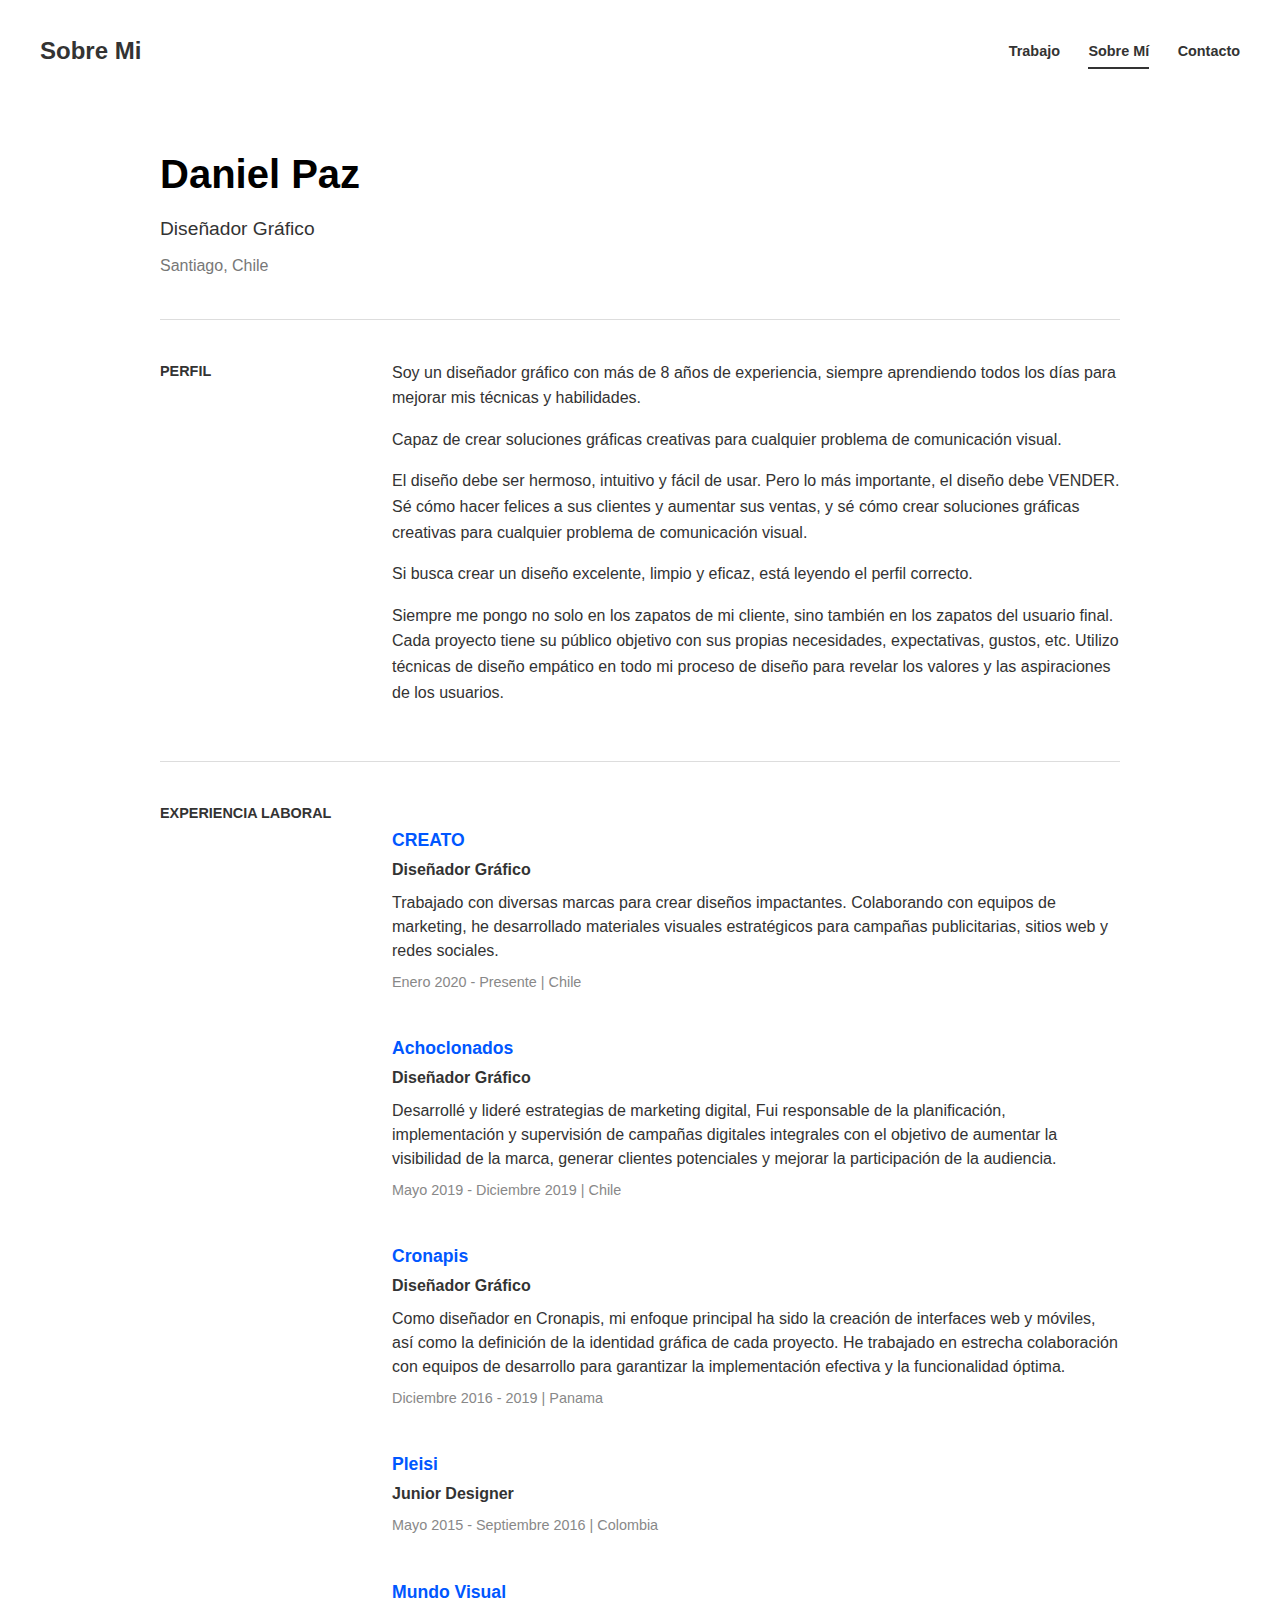
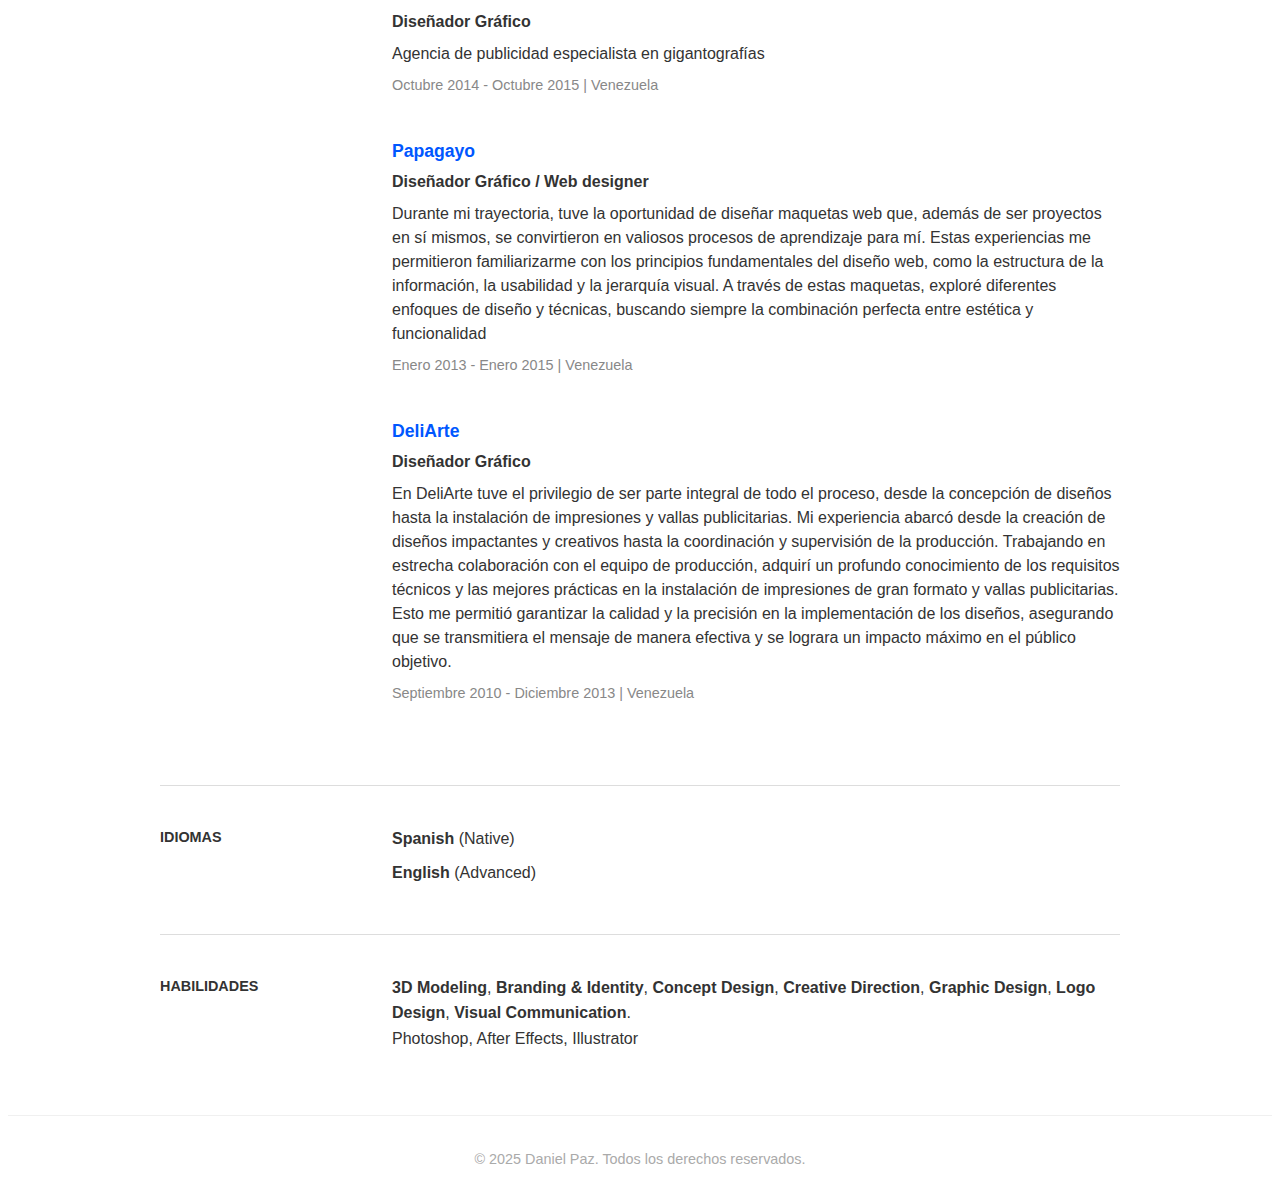
<file: sobre-mi.html>
<!DOCTYPE html>
<html lang="es">
<head>
    <meta charset="UTF-8">
    <meta name="viewport" content="width=device-width, initial-scale=1.0">
    <title>Sobre Mí / Resume - Daniel Paz</title>
    <link rel="stylesheet" href="style.css">
</head>
<body>

    <header>
        <nav>
            <a href="index.html" class="logo">Sobre Mi</a>
            <ul>
                <li><a href="index.html">Trabajo</a></li>
                <li><a href="sobre-mi.html" class="activo">Sobre Mí</a></li>
                <li><a href="contacto.html">Contacto</a></li>
            </ul>
        </nav>
    </header>

    <main class="behance-resume-container">
        
        <div class="behance-header">
            <h1>Daniel Paz</h1>
            <h2>Diseñador Gráfico</h2>
            <p class="location">Santiago, Chile</p>
        </div>

        <hr class="behance-divider">

        <div class="behance-section">
            <div class="section-label">
                <h3>Perfil</h3>
            </div>
            <div class="section-content intro-text">
                <p>Soy un diseñador gráfico con más de 8 años de experiencia, siempre aprendiendo todos los días para mejorar mis técnicas y habilidades.</p>
                <p>Capaz de crear soluciones gráficas creativas para cualquier problema de comunicación visual.</p>
                <p>El diseño debe ser hermoso, intuitivo y fácil de usar. Pero lo más importante, el diseño debe VENDER. Sé cómo hacer felices a sus clientes y aumentar sus ventas, y sé cómo crear soluciones gráficas creativas para cualquier problema de comunicación visual.</p>
                <p>Si busca crear un diseño excelente, limpio y eficaz, está leyendo el perfil correcto.</p>
                <p>Siempre me pongo no solo en los zapatos de mi cliente, sino también en los zapatos del usuario final. Cada proyecto tiene su público objetivo con sus propias necesidades, expectativas, gustos, etc. Utilizo técnicas de diseño empático en todo mi proceso de diseño para revelar los valores y las aspiraciones de los usuarios.</p>
            </div>
        </div>

        <hr class="behance-divider">

        <div class="behance-section">
            <div class="section-label">
                <h3>Experiencia Laboral</h3>
            </div>
            <div class="section-content">
                
                <div class="job-item">
                    <h4 class="company-name">CREATO</h4>
                    <p class="job-role">Diseñador Gráfico</p>
                    <p class="job-description">Trabajado con diversas marcas para crear diseños impactantes. Colaborando con equipos de marketing, he desarrollado materiales visuales estratégicos para campañas publicitarias, sitios web y redes sociales.</p>
                    <p class="job-meta">Enero 2020 - Presente | Chile</p>
                </div>

                <div class="job-item">
                    <h4 class="company-name">Achoclonados</h4>
                    <p class="job-role">Diseñador Gráfico</p>
                    <p class="job-description">Desarrollé y lideré estrategias de marketing digital, Fui responsable de la planificación, implementación y supervisión de campañas digitales integrales con el objetivo de aumentar la visibilidad de la marca, generar clientes potenciales y mejorar la participación de la audiencia.</p>
                    <p class="job-meta">Mayo 2019 - Diciembre 2019 | Chile</p>
                </div>

                <div class="job-item">
                    <h4 class="company-name">Cronapis</h4>
                    <p class="job-role">Diseñador Gráfico</p>
                    <p class="job-description">Como diseñador en Cronapis, mi enfoque principal ha sido la creación de interfaces web y móviles, así como la definición de la identidad gráfica de cada proyecto. He trabajado en estrecha colaboración con equipos de desarrollo para garantizar la implementación efectiva y la funcionalidad óptima.</p>
                    <p class="job-meta">Diciembre 2016 - 2019 | Panama</p>
                </div>

                <div class="job-item">
                    <h4 class="company-name">Pleisi</h4>
                    <p class="job-role">Junior Designer</p>
                    <p class="job-meta">Mayo 2015 - Septiembre 2016 | Colombia</p>
                </div>

                <div class="job-item">
                    <h4 class="company-name">Mundo Visual</h4>
                    <p class="job-role">Diseñador Gráfico</p>
                    <p class="job-description">Agencia de publicidad especialista en gigantografías</p>
                    <p class="job-meta">Octubre 2014 - Octubre 2015 | Venezuela</p>
                </div>

                <div class="job-item">
                    <h4 class="company-name">Papagayo</h4>
                    <p class="job-role">Diseñador Gráfico / Web designer</p>
                    <p class="job-description">Durante mi trayectoria, tuve la oportunidad de diseñar maquetas web que, además de ser proyectos en sí mismos, se convirtieron en valiosos procesos de aprendizaje para mí. Estas experiencias me permitieron familiarizarme con los principios fundamentales del diseño web, como la estructura de la información, la usabilidad y la jerarquía visual. A través de estas maquetas, exploré diferentes enfoques de diseño y técnicas, buscando siempre la combinación perfecta entre estética y funcionalidad</p>
                    <p class="job-meta">Enero 2013 - Enero 2015 | Venezuela</p>
                </div>

                <div class="job-item">
                    <h4 class="company-name">DeliArte</h4>
                    <p class="job-role">Diseñador Gráfico</p>
                    <p class="job-description">En DeliArte tuve el privilegio de ser parte integral de todo el proceso, desde la concepción de diseños hasta la instalación de impresiones y vallas publicitarias. Mi experiencia abarcó desde la creación de diseños impactantes y creativos hasta la coordinación y supervisión de la producción. Trabajando en estrecha colaboración con el equipo de producción, adquirí un profundo conocimiento de los requisitos técnicos y las mejores prácticas en la instalación de impresiones de gran formato y vallas publicitarias. Esto me permitió garantizar la calidad y la precisión en la implementación de los diseños, asegurando que se transmitiera el mensaje de manera efectiva y se lograra un impacto máximo en el público objetivo.</p>
                    <p class="job-meta">Septiembre 2010 - Diciembre 2013 | Venezuela</p>
                </div>

            </div>
        </div>

        <hr class="behance-divider">

        <div class="behance-section">
            <div class="section-label">
                <h3>Idiomas</h3>
            </div>
            <div class="section-content">
                <p class="language-item"><strong>Spanish</strong> (Native)</p>
                <p class="language-item"><strong>English</strong> (Advanced)</p>
            </div>
        </div>

        <hr class="behance-divider">

        <div class="behance-section">
            <div class="section-label">
                <h3>Habilidades</h3>
            </div>
            <div class="section-content">
                <p class="skills-list">
                    <strong>3D Modeling</strong>, <strong>Branding & Identity</strong>, <strong>Concept Design</strong>, <strong>Creative Direction</strong>, <strong>Graphic Design</strong>, <strong>Logo Design</strong>, <strong>Visual Communication</strong>.
                    <br>
                    Photoshop, After Effects, Illustrator
                </p>
            </div>
        </div>

    </main>

    <footer>
        <p>© 2025 Daniel Paz. Todos los derechos reservados.</p>
    </footer>

</body>
</html>
</file>
<file: style.css>
/* ========================
   1. ESTILOS GLOBALES (Reset y Tipografía)
========================= */

/* Un "reset" simple para quitar márgenes por defecto */
body, h1, h2, h3, p, ul {
    margin: 0;
    padding: 0;
}

body {
    font-family: -apple-system, BlinkMacSystemFont, "Segoe UI", Roboto, Helvetica, Arial, sans-serif;
    background-color: #ffffff; /* Fondo blanco */
    color: #333333; /* Texto principal oscuro */
    line-height: 1.6;
}

/* Para que las imágenes se ajusten bien */
img {
    max-width: 100%;
    display: block;
    height: auto;
}

a {
    text-decoration: none; /* Quitamos el subrayado de los enlaces */
    color: inherit; /* Hereda el color del texto (no será azul) */
}

/* Contenedor principal para centrar el contenido */
main, header, footer {
    /* Limitamos el ancho y lo centramos en la página */
    max-width: 1200px;
    margin: 0 auto;
    padding: 0 2rem; /* 2rem de espacio a los lados */
}

/* ========================
   2. HEADER / NAVEGACIÓN
========================= */

header {
    /* Hacemos un contenedor flexible para alinear el logo y el menú */
    margin-top: 1.5rem;
    margin-bottom: 1.5rem;
}

nav {
    display: flex;
    justify-content: space-between; /* Logo a la izquierda, menú a la derecha */
    align-items: center; /* Centra verticalmente */
}

.logo {
    font-size: 1.5rem; /* Tamaño de "Tu Nombre" */
    font-weight: bold;
}

nav ul {
    list-style: none; /* Quitamos los puntos de la lista */
}

nav li {
    display: inline-block; /* Ponemos los items uno al lado del otro */
    margin-left: 1.5rem; /* Espacio entre items del menú */
}

nav a {
    font-weight: 600;
    font-size: 0.9rem;
    padding: 0.5rem 0; /* Espacio para hacer clic */
}

/* La clase que pusimos en el HTML para la página activa */
nav a.activo {
    border-bottom: 2px solid #333; /* Un subrayado para el item activo */
}

/* ========================
   3. LA CUADRÍCULA (GRID) DE PROYECTOS
========================= */

main#portafolio {
    padding-top: 2rem;
    padding-bottom: 2rem;
}

.grid-proyectos {
    display: grid;
    
    /* ¡Esta es la magia! */
    /* Crea columnas de un mínimo de 300px, y las ajusta (auto-fit) */
    /* para llenar el espacio (1fr). Si no caben, se van a la línea de abajo. */
    grid-template-columns: repeat(auto-fit, minmax(300px, 1fr));
    
    gap: 1.5rem; /* El espacio entre cada proyecto */
}

/* ========================
   4. TARJETA DE PROYECTO INDIVIDUAL
========================= */

.proyecto {
    position: relative; /* Esencial para posicionar el overlay dentro */
    display: block;
    overflow: hidden; /* Asegura que cualquier cosa que se salga de la tarjeta se oculte */
    cursor: pointer;
}

.proyecto img {
    width: 100%;
    height: 100%; /* La imagen llenará todo el espacio del proyecto */
    object-fit: cover; /* Recorta la imagen para que encaje sin distorsionarse */
    transition: transform 0.3s ease-out; /* Suave zoom al pasar el mouse */
}

/* El contenedor del texto que aparecerá al pasar el mouse */
.overlay {
    position: absolute;
    top: 0;
    left: 0;
    width: 100%;
    height: 100%;
    background-color: rgba(0, 0, 0, 0.7); /* Fondo oscuro semitransparente */
    display: flex; /* Para centrar el contenido del texto */
    justify-content: center; /* Centrar horizontalmente */
    align-items: center; /* Centrar verticalmente */
    opacity: 0; /* Por defecto, el overlay está invisible */
    transition: opacity 0.3s ease-out; /* Transición suave de visibilidad */
}

.proyecto-info {
    text-align: center;
    color: #ffffff; /* Texto blanco sobre el overlay oscuro */
    padding: 1rem;
    transform: translateY(20px); /* Ligeramente hacia abajo */
    transition: transform 0.3s ease-out; /* Para que suba al aparecer */
}

.proyecto-info h3 {
    font-size: 1.5rem; /* Título más grande para el overlay */
    font-weight: 700;
    margin-bottom: 0.25rem;
}

.proyecto-info p {
    font-size: 1rem;
    color: #ffffff; /* La categoría también en blanco */
}

/* EFECTOS HOVER */
.proyecto:hover .overlay {
    opacity: 1; /* Hace visible el overlay */
}

.proyecto:hover .proyecto-info {
    transform: translateY(0); /* El texto sube a su posición original */
}

.proyecto:hover img {
    transform: scale(1.05); /* Ligeramente más zoom a la imagen */
}

/* ========================
   5. FOOTER / PIE DE PÁGINA
========================= */

footer {
    text-align: center;
    padding: 2rem;
    margin-top: 2rem;
    font-size: 0.9rem;
    color: #aaa; /* Un gris muy claro */
    border-top: 1px solid #f0f0f0; /* Línea sutil de separación */
}

/* ========================
   6. PÁGINA DE DETALLE DE PROYECTO
========================= */

/* Hacemos que el contenido de esta página sea más
   angosto que el portafolio, para que sea más fácil de leer. */
   #proyecto-detalle {
    max-width: 900px; /* Ancho máximo para el texto e imágenes */
    margin: 2rem auto; /* Centrado en la página */
}

#proyecto-detalle h1 {
    font-size: 2.5rem;
    font-weight: 700;
    margin-bottom: 0.5rem;
}

#proyecto-detalle .metadata {
    font-size: 1rem;
    font-weight: 600;
    color: #777;
    margin-bottom: 2rem; /* Espacio antes de la descripción */
}

#proyecto-detalle .descripcion {
    font-size: 1.1rem;
    line-height: 1.7;
    margin-bottom: 3rem; /* Espacio antes de las imágenes */
}

/* Estilos para la galería de imágenes del proyecto */
.galeria-proyecto img {
    /* Espacio entre cada imagen de la galería */
    margin-bottom: 1.5rem; 
}
/* ========================
   7. ESTILOS ESPECÍFICOS PARA RESUME (BEHANCE STYLE REAL)
========================= */

   body {
    font-family: Helvetica, Arial, sans-serif; /* Fuente limpia estándar */
    color: #333;
    background-color: #fff;
}

.behance-resume-container {
    max-width: 960px; /* Ancho estándar de Behance */
    margin: 4rem auto;
    padding: 0 2rem;
}

/* --- HEADER DEL RESUME --- */
.behance-header {
    margin-bottom: 2rem;
}

.behance-header h1 {
    font-size: 2.5rem;
    font-weight: 700;
    margin-bottom: 0.5rem;
    color: #000;
}

.behance-header h2 {
    font-size: 1.2rem;
    font-weight: 400;
    color: #333;
    margin-bottom: 0.5rem;
}

.behance-header .location {
    font-size: 1rem;
    color: #777;
}

/* --- DIVISORES --- */
.behance-divider {
    border: 0;
    border-top: 1px solid #ddd;
    margin: 2.5rem 0;
}

/* --- ESTRUCTURA DE SECCIÓN (2 COLUMNAS) --- */
.behance-section {
    display: grid;
    grid-template-columns: 200px 1fr; /* Columna izquierda fija, derecha flexible */
    gap: 2rem;
}

.section-label h3 {
    font-size: 0.9rem;
    font-weight: 700;
    text-transform: uppercase;
    color: #333;
    margin: 0;
}

/* --- CONTENIDO DE LAS SECCIONES --- */
.intro-text p {
    font-size: 1rem;
    line-height: 1.6;
    margin-bottom: 1rem;
    color: #333;
}

/* Estilos para los trabajos */
.job-item {
    margin-bottom: 2.5rem;
}

.company-name {
    font-size: 1.1rem;
    font-weight: 700;
    color: #0057ff; /* Azul brillante estilo Behance */
    margin-bottom: 0.2rem;
}

.job-role {
    font-size: 1rem;
    font-weight: 600;
    margin-bottom: 0.5rem;
    color: #333;
}

.job-description {
    font-size: 1rem;
    line-height: 1.5;
    color: #333;
    margin-bottom: 0.5rem;
}

.job-meta {
    font-size: 0.9rem;
    color: #888;
}

/* Estilos para idiomas y habilidades */
.language-item {
    font-size: 1rem;
    margin-bottom: 0.5rem;
}

.skills-list {
    font-size: 1rem;
    line-height: 1.6;
    color: #333;
}

/* --- RESPONSIVE --- */
@media (max-width: 768px) {
    .behance-section {
        grid-template-columns: 1fr; /* Una sola columna en móvil */
        gap: 1rem;
    }
    
    .section-label h3 {
        margin-bottom: 1rem;
        color: #888; /* Color más sutil para etiquetas en móvil */
    }
    
    .behance-resume-container {
        margin: 2rem auto;
    }
}

/* =========================================
   ESTILOS DE GALERÍA INTERNA (PROYECTO INDIVIDUAL)
   ========================================= */

/* Grid de 3 columnas */
.project-gallery-grid {
    display: grid;
    grid-template-columns: repeat(3, 1fr);
    gap: 1rem; /* Espacio entre imágenes */
    margin-top: 2rem;
}

/* Contenedor de cada imagen (define el formato 4:5) */
.gallery-item {
    position: relative;
    display: block;
    width: 100%;
    aspect-ratio: 4 / 5; /* ¡Aquí está la clave! Fuerza el formato vertical */
    overflow: hidden; /* Oculta lo que sobre de la imagen */
    border-radius: 4px;
    cursor: zoom-in; /* Icono de lupa al pasar el mouse */
    background-color: #f0f0f0; /* Fondo de carga */
}

/* La imagen dentro del cuadro */
.gallery-item img {
    width: 100%;
    height: 100%;
    object-fit: cover; /* Llena el cuadro 4:5 recortando los bordes si es necesario */
    transition: transform 0.4s ease;
}

/* Efecto Hover suave */
.gallery-item:hover img {
    transform: scale(1.05); /* Zoom sutil */
    opacity: 0.9;
}

/* Responsive: En móviles pasamos a 1 o 2 columnas */
@media (max-width: 768px) {
    .project-gallery-grid {
        grid-template-columns: repeat(2, 1fr);
    }
}
@media (max-width: 480px) {
    .project-gallery-grid {
        grid-template-columns: 1fr;
    }
}

/* =========================================
   ESTILOS DEL VISOR (LIGHTBOX)
   ========================================= */

.lightbox {
    position: fixed;
    z-index: 9999;
    top: 0;
    left: 0;
    width: 100%;
    height: 100%;
    background-color: rgba(0, 0, 0, 0.95); /* Fondo negro casi sólido */
    display: flex;
    justify-content: center;
    align-items: center;
    opacity: 0;
    pointer-events: none; /* No bloquea clicks si está invisible */
    transition: opacity 0.3s ease;
}

.lightbox.active {
    opacity: 1;
    pointer-events: auto; /* Reactiva los clicks */
}

.lightbox-content {
    max-width: 90vw;
    max-height: 90vh;
    display: flex;
    justify-content: center;
    align-items: center;
}

#lightbox-image {
    max-width: 100%;
    max-height: 90vh; /* Asegura que la imagen completa quepa en pantalla */
    width: auto; /* Respeta el ancho original */
    height: auto; /* Respeta el alto original */
    object-fit: contain; /* Muestra la imagen completa sin recortar nada */
    box-shadow: 0 0 30px rgba(0,0,0,0.5);
}

.close-btn {
    position: absolute;
    top: 20px;
    right: 30px;
    color: white;
    font-size: 3rem;
    cursor: pointer;
    transition: transform 0.2s;
}

.close-btn:hover {
    transform: scale(1.1);
    color: #ff4757;
}

/* =========================================
   AJUSTE ESPECÍFICO PARA VIDEOS EN GALERÍA
   ========================================= */

/* Solo afecta a las etiquetas <video> dentro de la galería */
.gallery-item video {
    width: 100%;
    height: 100%;
    
    /* CLAVE 1: 'contain' muestra el video entero sin cortar nada */
    object-fit: contain; 
    
    /* CLAVE 2: Fondo negro para rellenar el espacio arriba y abajo (letterbox) */
    background-color: #000; 
    
    transition: transform 0.4s ease;
}

/* Opcional: Si quieres que al pasar el mouse el video crezca un poco */
.gallery-item:hover video {
    transform: scale(1.05);
}
</file>
